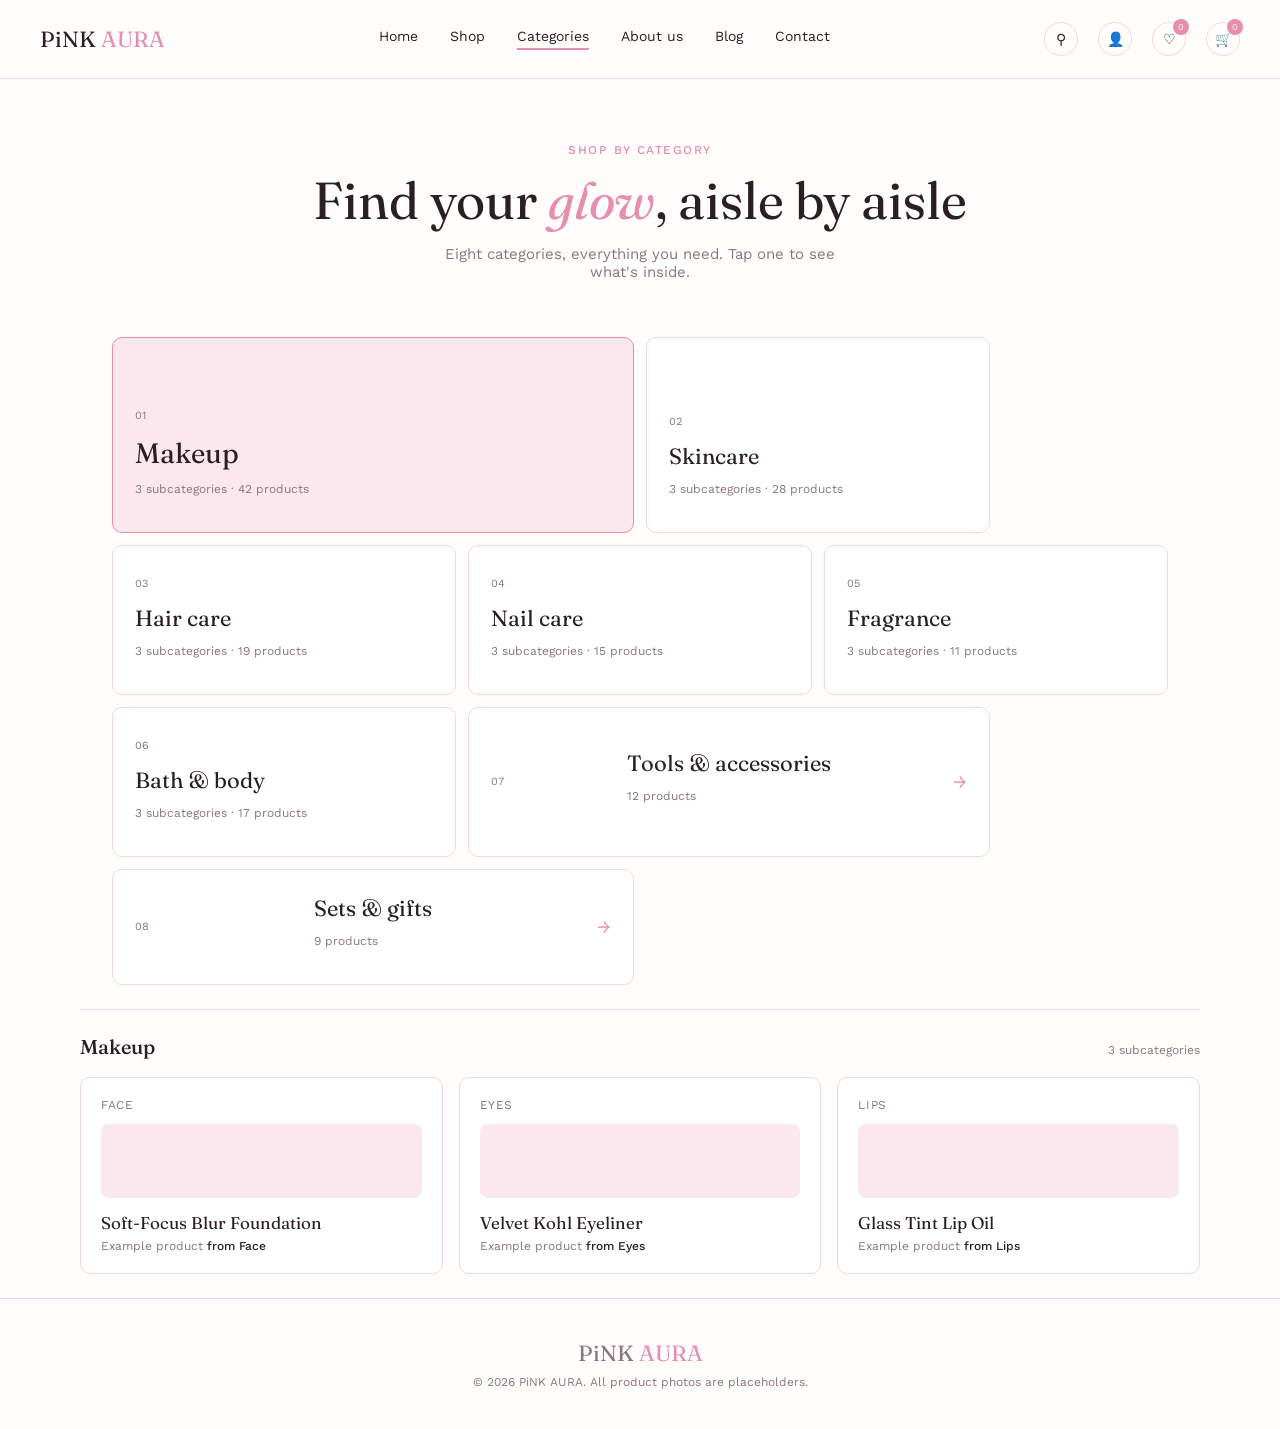
<file: category.html>
<!DOCTYPE html>
<html lang="en">
<head>
<meta charset="UTF-8">
<meta name="viewport" content="width=device-width, initial-scale=1.0">
<title>PiNK AURA — Shop by category</title>
<link rel="preconnect" href="https://fonts.googleapis.com">
<link rel="preconnect" href="https://fonts.gstatic.com" crossorigin>
<link href="https://fonts.googleapis.com/css2?family=Fraunces:ital,wght@0,400;0,500;1,400&family=Work+Sans:wght@400;500;600&display=swap" rel="stylesheet">
<link rel="stylesheet" href="assets/css/style.css">
<link rel="stylesheet" href="assets/css/category.css">

  <link rel="icon" href="assets/images/site-images/logo.png" />
</head>
<body>

<nav class="top">
    <div class="logo">PiNK <span>AURA</span></div>
    <div class="nav-links">
      <a href="index.html">Home</a>
      <a href="search.html">Shop</a>
      <a href="category.html" class="active">Categories</a>
      <a href="about.html">About us</a>
      <a href="blog.html">Blog</a>
      <a href="contact.html">Contact</a>
    </div>
    <div class="nav-icons">
      <div class="icon-btn" aria-label="Search">&#9906;</div>
      <div class="icon-btn" aria-label="Account">&#128100;</div>
      <button class="icon-btn" aria-label="Wishlist" data-wishlist-toggle>&#9825;<span
          class="wishlist-count">0</span></button>
      <button class="icon-btn" aria-label="Bag" data-bag-toggle>&#128722;<span class="bag-count">0</span></button>
    </div>
  </nav>

<div class="hero">
  <p class="eyebrow">Shop by category</p>
  <h1 class="hero-title">Find your <em>glow</em>, aisle by aisle</h1>
  <p class="hero-sub">Eight categories, everything you need. Tap one to see what's inside.</p>
</div>

<div class="wrap">
  <div class="grid" id="grid"></div>

  <div class="panel-wrap">
    <div class="panel" id="panel"></div>
  </div>
</div>

<footer>
  <div class="logo">PiNK <span style="color:var(--color-primary-strong);">AURA</span></div>
  <div>&copy; 2026 PiNK AURA. All product photos are placeholders.</div>
</footer>

<script>
const categories = [
  { key:'makeup', name:'Makeup', size:'large', count:'3 subcategories · 42 products',
    subs:[
      {label:'Face', product:'Soft-Focus Blur Foundation'},
      {label:'Eyes', product:'Velvet Kohl Eyeliner'},
      {label:'Lips', product:'Glass Tint Lip Oil'}
    ]},
  { key:'skincare', name:'Skincare', size:'', count:'3 subcategories · 28 products',
    subs:[
      {label:'Cleansers', product:'Milk Cloud Cleanser'},
      {label:'Serums', product:'Peptide Glow Serum'},
      {label:'Moisturizers', product:'Barrier Butter Cream'}
    ]},
  { key:'hair', name:'Hair care', size:'', count:'3 subcategories · 19 products',
    subs:[
      {label:'Shampoo', product:'Silk Rice Shampoo'},
      {label:'Hair oil', product:'Shine Drop Elixir'},
      {label:'Styling', product:'Curl Whip Cream'}
    ]},
  { key:'nail', name:'Nail care', size:'', count:'3 subcategories · 15 products',
    subs:[
      {label:'Polish', product:'Jelly Coat Lacquer'},
      {label:'Cuticle care', product:'Rose Cuticle Oil'},
      {label:'Press-ons', product:'Glass Nail Set'}
    ]},
  { key:'fragrance', name:'Fragrance', size:'', count:'3 subcategories · 11 products',
    subs:[
      {label:'Eau de parfum', product:'Aura Bloom EDP'},
      {label:'Body mist', product:'Sugar Halo Mist'},
      {label:'Rollerball', product:'Petal Pocket Rollerball'}
    ]},
  { key:'bath', name:'Bath & body', size:'', count:'3 subcategories · 17 products',
    subs:[
      {label:'Body wash', product:'Whipped Cloud Wash'},
      {label:'Body butter', product:'Velvet Skin Butter'},
      {label:'Body scrub', product:'Sugar Glow Scrub'}
    ]},
  { key:'tools', name:'Tools & accessories', size:'wide', count:'12 products',
    subs:[
      {label:'Brushes', product:'Blur Buff Brush'},
      {label:'Sponges', product:'Cloud Bounce Sponge'},
      {label:'Skin tools', product:'Rose Quartz Sculptor'}
    ]},
  { key:'sets', name:'Sets & gifts', size:'wide', count:'9 products',
    subs:[
      {label:'Gift sets', product:'Glow Starter Kit'},
      {label:'Minis', product:'Best-of-Aura Minis'},
      {label:'Limited edition', product:'Solstice Glow Box'}
    ]}
];

const grid = document.getElementById('grid');
const panel = document.getElementById('panel');
let active = 'makeup';

function renderGrid(){
  grid.innerHTML = categories.map((c, i) => `
    <div class="tile ${c.size} ${active===c.key?'active':''}" data-key="${c.key}">
      <div class="tile-index">${String(i+1).padStart(2,'0')}</div>
      <div>
        <p class="tile-name">${c.name}</p>
        <p class="tile-count">${c.count}</p>
      </div>
      ${c.size==='wide' ? '<div class="tile-arrow">&rarr;</div>' : ''}
    </div>
  `).join('');

  grid.querySelectorAll('.tile').forEach(tile => {
    tile.addEventListener('click', () => {
      active = tile.dataset.key;
      renderGrid();
      renderPanel();
    });
  });
}

function renderPanel(){
  const cat = categories.find(c => c.key === active);
  panel.innerHTML = `
    <div class="panel-head">
      <h2>${cat.name}</h2>
      <span class="tag">${cat.subs.length} subcategories</span>
    </div>
    ${cat.subs.map(s => `
      <div class="sub-card">
        <p class="sub-name">${s.label}</p>
        <div class="sub-swatch"></div>
        <p class="prod-name">${s.product}</p>
        <p class="prod-example">Example product <b>from ${s.label}</b></p>
      </div>
    `).join('')}
  `;
}

renderGrid();
renderPanel();
</script>

</body>
</html>
</file>
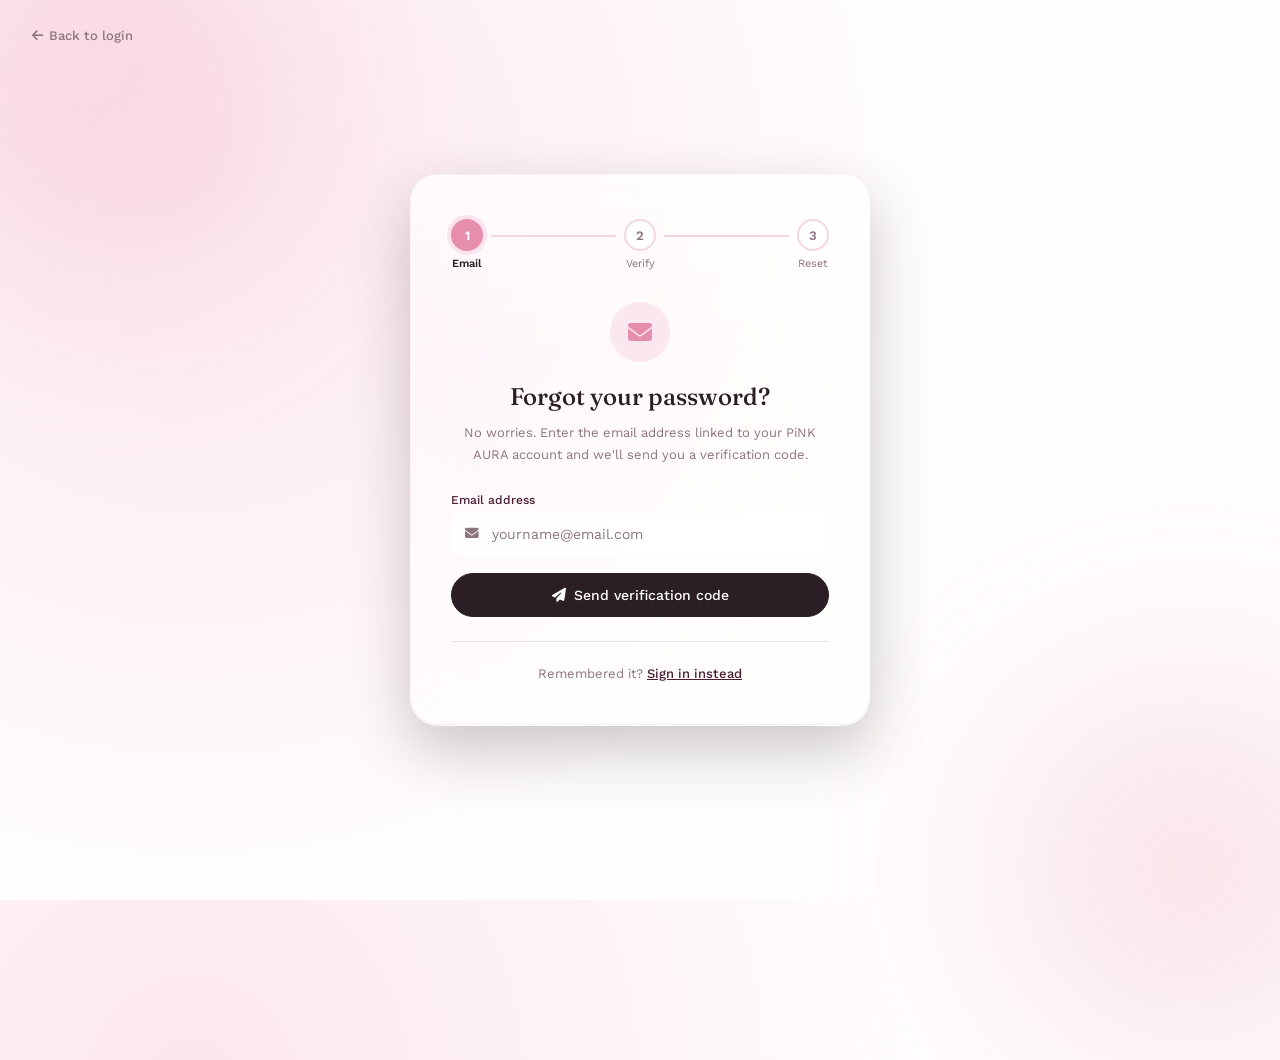
<file: forgot-passwowrd.html>
<!DOCTYPE html>
<html lang="en">
<head>
    <meta charset="UTF-8">
    <meta name="viewport" content="width=device-width, initial-scale=1.0">
    <title>Forgot password — PiNK AURA</title>
    <link rel="preconnect" href="https://fonts.googleapis.com">
    <link rel="preconnect" href="https://fonts.gstatic.com" crossorigin>
    <link href="https://fonts.googleapis.com/css2?family=Fraunces:ital,wght@0,400;0,500;0,600;1,400&family=Work+Sans:wght@400;500;600&display=swap" rel="stylesheet">
    <link rel="stylesheet" href="assets/css/style.css">
    <link rel="stylesheet" href="assets/css/auth.css">
    <link rel="stylesheet" href="https://cdnjs.cloudflare.com/ajax/libs/font-awesome/6.4.2/css/all.min.css">


    <link rel="icon" href="assets/images/site-images/logo.png" />
</head>
<body class="fp-body">

    <!-- back link -->
    <a href="login.html" class="fp-back">
        <i class="fa-solid fa-arrow-left"></i> Back to login
    </a>

    <!-- toast -->
    <div class="toast-msg" id="toast-msg">
        <i id="toast-icon" class="fa-solid fa-circle-xmark"></i>
        <span id="toast-text" class="toast-text"></span>
    </div>

    <div class="fp-card">
        <div class="fp-card-inner login-form">

            <!-- ── Steps indicator ── -->
            <div class="fp-steps" id="stepsBar">
                <div class="fp-step active" id="step-dot-1">
                    <div class="fp-step-dot">1</div>
                    <span class="fp-step-label">Email</span>
                </div>
                <div class="fp-step-line" id="line-1-2"></div>
                <div class="fp-step pending" id="step-dot-2">
                    <div class="fp-step-dot">2</div>
                    <span class="fp-step-label">Verify</span>
                </div>
                <div class="fp-step-line" id="line-2-3"></div>
                <div class="fp-step pending" id="step-dot-3">
                    <div class="fp-step-dot">3</div>
                    <span class="fp-step-label">Reset</span>
                </div>
            </div>

            <!-- ══ PANEL 1 — Enter email ══ -->
            <div class="fp-panel active" id="panel-1">
                <div class="fp-icon-badge">
                    <i class="fa-solid fa-envelope"></i>
                </div>
                <h1 class="fp-title">Forgot your password?</h1>
                <p class="fp-subtitle">
                    No worries. Enter the email address linked to your PiNK AURA account
                    and we'll send you a verification code.
                </p>

                <div class="field">
                    <label for="emailInput">Email address</label>
                    <div class="input-wrap">
                        <i class="fa-solid fa-envelope icon-left"></i>
                        <input type="email" id="emailInput" placeholder="yourname@email.com" autocomplete="email">
                    </div>
                </div>

                <button class="fp-btn" onclick="sendOtp();">
                    <i class="fa-solid fa-paper-plane"></i>
                    Send verification code
                </button>

                <div class="fp-divider"></div>
                <div class="fp-bottom">
                    Remembered it?
                    <a href="login.html">Sign in instead</a>
                </div>
            </div>

            <!-- ══ PANEL 2 — OTP verify ══ -->
            <div class="fp-panel" id="panel-2">
                <div class="fp-icon-badge">
                    <i class="fa-solid fa-shield-halved"></i>
                </div>
                <h1 class="fp-title">Check your inbox</h1>
                <p class="fp-subtitle">
                    We sent a 6-digit code to <strong id="emailDisplay"></strong>.
                    Enter it below.
                </p>

                <div class="field">
                    <div class="otp-group" id="otpGroup">
                        <input class="otp-input" type="text" maxlength="1" inputmode="numeric" pattern="[0-9]">
                        <input class="otp-input" type="text" maxlength="1" inputmode="numeric" pattern="[0-9]">
                        <input class="otp-input" type="text" maxlength="1" inputmode="numeric" pattern="[0-9]">
                        <input class="otp-input" type="text" maxlength="1" inputmode="numeric" pattern="[0-9]">
                        <input class="otp-input" type="text" maxlength="1" inputmode="numeric" pattern="[0-9]">
                        <input class="otp-input" type="text" maxlength="1" inputmode="numeric" pattern="[0-9]">
                    </div>
                    <p class="fp-resend">
                        Didn't receive it?
                        <a onclick="resendOtp();">Resend code</a>
                        <span id="resendTimer"></span>
                    </p>
                </div>

                <button class="fp-btn" onclick="verifyOtp();">
                    <i class="fa-solid fa-circle-check"></i>
                    Verify code
                </button>

                <div class="fp-divider"></div>
                <div class="fp-bottom">
                    <a onclick="goToStep(1)" style="cursor:pointer;">
                        <i class="fa-solid fa-arrow-left"></i> Use a different email
                    </a>
                </div>
            </div>

            <!-- ══ PANEL 3 — New password ══ -->
            <div class="fp-panel" id="panel-3">
                <div class="fp-icon-badge">
                    <i class="fa-solid fa-key"></i>
                </div>
                <h1 class="fp-title">Set a new password</h1>
                <p class="fp-subtitle">
                    Choose something strong. Your new password must be at least 8 characters
                    and include an uppercase letter, a number, and a special character.
                </p>

                <div class="field">
                    <label for="newPassword">New password</label>
                    <div class="input-wrap">
                        <i class="fa-solid fa-lock icon-left"></i>
                        <input type="password" id="newPassword" placeholder="Create a strong password" autocomplete="new-password">
                        <button type="button" class="toggle-pass" data-target="newPassword" aria-label="Show password">
                            <i class="fa-solid fa-eye-slash"></i>
                        </button>
                    </div>
                </div>

                <div class="field">
                    <label for="confirmPassword">Confirm new password</label>
                    <div class="input-wrap">
                        <i class="fa-solid fa-lock icon-left"></i>
                        <input type="password" id="confirmPassword" placeholder="Re-enter your password" autocomplete="new-password">
                        <button type="button" class="toggle-pass" data-target="confirmPassword" aria-label="Show password">
                            <i class="fa-solid fa-eye-slash"></i>
                        </button>
                    </div>
                    <p class="fp-hint" id="pwMatchHint"></p>
                </div>

                <button class="fp-btn" onclick="resetPassword();">
                    <i class="fa-solid fa-lock"></i>
                    Reset password
                </button>
            </div>

            <!-- ══ PANEL 4 — Success ══ -->
            <div class="fp-panel" id="panel-4">
                <div class="fp-success">
                    <div class="fp-success-icon">
                        <i class="fa-solid fa-check"></i>
                    </div>
                    <h2>Password updated!</h2>
                    <p>Your password has been reset successfully. You can now sign in with your new password.</p>
                    <a href="login.html" class="fp-btn" style="text-decoration:none;">
                        <i class="fa-solid fa-arrow-right-to-bracket"></i>
                        Go to sign in
                    </a>
                </div>
            </div>

        </div>
    </div>

<script>

    let currentStep = 1;
    let userEmail   = '';
    let resendCountdown = null;

    function goToStep(n) {
        document.querySelectorAll('.fp-panel').forEach(p => p.classList.remove('active'));
        document.getElementById('panel-' + n).classList.add('active');

        [1,2,3].forEach(i => {
            const dot = document.getElementById('step-dot-' + i);
            dot.classList.remove('active', 'done', 'pending');
            if (i < n)       dot.classList.add('done');
            else if (i === n) dot.classList.add('active');
            else              dot.classList.add('pending');
        });

        document.getElementById('line-1-2').classList.toggle('done', n > 1);
        document.getElementById('line-2-3').classList.toggle('done', n > 2);

        document.getElementById('stepsBar').style.display = n === 4 ? 'none' : 'flex';

        currentStep = n;
    }

    function startResendTimer(seconds) {
        const el = document.getElementById('resendTimer');
        let t = seconds;
        el.textContent = '(' + t + 's)';
        resendCountdown = setInterval(() => {
            t--;
            el.textContent = t > 0 ? '(' + t + 's)' : '';
            if (t <= 0) {
                clearInterval(resendCountdown);
                resendCountdown = null;
            }
        }, 1000);
    }

    /* ── OTP auto-advance ── */
    const otpInputs = document.querySelectorAll('.otp-input');
    otpInputs.forEach((input, idx) => {
        input.addEventListener('input', function () {
            this.value = this.value.replace(/[^0-9]/g, '');
            if (this.value) {
                this.classList.add('filled');
                if (idx < otpInputs.length - 1) otpInputs[idx + 1].focus();
            } else {
                this.classList.remove('filled');
            }
        });

        input.addEventListener('keydown', function (e) {
            if (e.key === 'Backspace' && !this.value && idx > 0) {
                otpInputs[idx - 1].focus();
                otpInputs[idx - 1].classList.remove('filled');
            }
        });

        input.addEventListener('paste', function (e) {
            e.preventDefault();
            const pasted = e.clipboardData.getData('text').replace(/[^0-9]/g, '').slice(0, 6);
            [...pasted].forEach((ch, i) => {
                if (otpInputs[i]) {
                    otpInputs[i].value = ch;
                    otpInputs[i].classList.add('filled');
                }
            });
            otpInputs[Math.min(pasted.length, 5)].focus();
        });
    });

    /* ── Password confirm hint ── */
    document.getElementById('confirmPassword').addEventListener('input', function () {
        const hint = document.getElementById('pwMatchHint');
        const pw   = document.getElementById('newPassword').value;
        if (!this.value) {
            hint.textContent = '';
        } else if (this.value === pw) {
            hint.textContent = 'Passwords match.';
            hint.style.color = '#4C8B5C';
        } else {
            hint.textContent = 'Passwords do not match.';
            hint.style.color = '#C4536B';
        }
    });

    /* ── Password toggle — same data-target pattern as register.html ── */
    document.querySelectorAll('.toggle-pass').forEach(btn => {
        btn.addEventListener('click', () => {
            const input = document.getElementById(btn.dataset.target);
            const isHidden = input.type === 'password';
            input.type = isHidden ? 'text' : 'password';
            btn.innerHTML = isHidden ? '<i class="fa-solid fa-eye"></i>' : '<i class="fa-solid fa-eye-slash"></i>';
            btn.setAttribute('aria-label', isHidden ? 'Hide password' : 'Show password');
        });
    });
</script>

</body>
</html>
</file>
<file: assets/css/style.css>
/* ---------- DESIGN TOKENS (locked — do not change) ---------- */
:root {
    --font-display: 'Fraunces', serif;
    /* headlines, category names, product names */
    --font-body: 'Work Sans', sans-serif;
    /* body copy, labels, UI */

    --color-primary: #F4B9CE;
    /* core brand pink */
    --color-primary-strong: #E58EAD;
    /* deeper pink, hover/active */
    --color-secondary: #FBE7EE;
    /* pale blush, hover fills */
    --color-tertiary: #F3D6E2;
    /* dusty pink, borders/dividers */
    --color-background: #FFFDFC;
    /* near-white page bg */
    --color-surface: #FFFFFF;
    /* card surfaces */

    --color-text-primary: #2B1E24;
    --color-text-secondary: #8C7580;
    --color-text-on-primary: #4A1E30;

    /* -- layout helpers, not brand colors -- */
    --radius-card: 16px;
    --radius-pill: 999px;
    --radius-input: 10px;
}

/* ---------- RESET / BASE ---------- */
* {
    box-sizing: border-box;
}

html {
    scroll-behavior: smooth;
}

body {
    margin: 0;
    background: var(--color-background);
    color: var(--color-text-primary);
    font-family: var(--font-body);
    -webkit-font-smoothing: antialiased;
}

img {
    display: block;
    max-width: 100%;
}

a {
    color: inherit;
    text-decoration: none;
}

button {
    font-family: var(--font-body);
}

.wrap {
    max-width: 1200px;
    margin: 0 auto;
    padding: 0 40px;
}

section {
    padding: 64px 0;
}

/* ---------- TYPOGRAPHY ---------- */
h1,
h2,
h3 {
    font-family: var(--font-display);
    font-weight: 500;
    margin: 0;
}

.eyebrow {
    font-size: 12px;
    letter-spacing: 0.12em;
    text-transform: uppercase;
    color: var(--color-primary-strong);
    font-weight: 500;
    margin: 0 0 14px;
}

.section-title {
    font-family: var(--font-display);
    font-weight: 500;
    font-size: 28px;
    text-align: center;
    margin: 0 0 40px;
}

/* ---------- LINKS ---------- */
.link {
    font-size: 13px;
    color: var(--color-text-secondary);
}

.link:hover {
    color: var(--color-text-primary);
}

/* ---------- BUTTONS ---------- */
.btn {
    display: inline-flex;
    align-items: center;
    gap: 8px;
    font-family: var(--font-body);
    font-size: 14px;
    font-weight: 500;
    padding: 13px 26px;
    border-radius: var(--radius-pill);
    border: 1px solid var(--color-text-primary);
    background: var(--color-text-primary);
    color: #fff;
    cursor: pointer;
    transition: opacity .15s ease;
}

.btn:hover {
    opacity: 0.88;
}

.btn.outline {
    background: transparent;
    color: var(--color-text-primary);
    border: 1px solid var(--color-tertiary);
}

.btn.outline:hover {
    background: var(--color-secondary);
    opacity: 1;
}

.btn.small {
    padding: 9px 18px;
    font-size: 13px;
}

/* ---------- INPUTS & FORM FIELDS ---------- */
input[type="text"],
input[type="search"],
input[type="email"],
input[type="password"],
textarea,
select {
    width: 100%;
    font-family: var(--font-body);
    font-size: 14px;
    color: var(--color-text-primary);
    background: var(--color-surface);
    border: 1px solid var(--color-tertiary);
    border-radius: var(--radius-input);
    padding: 11px 16px;
    outline: none;
    transition: border-color .15s ease;
}

input::placeholder,
textarea::placeholder {
    color: var(--color-text-secondary);
}

input:focus,
textarea:focus,
select:focus {
    border-color: var(--color-primary-strong);
}

label {
    display: block;
    font-size: 12px;
    font-weight: 500;
    color: var(--color-text-secondary);
    margin-bottom: 6px;
}

/* Search bar component — used in nav and shop/category filter rows */
.search-bar {
    display: flex;
    align-items: center;
    gap: 10px;
    background: var(--color-surface);
    border: 1px solid var(--color-tertiary);
    border-radius: var(--radius-pill);
    padding: 8px 16px;
    max-width: 320px;
}

.search-bar .icon {
    font-size: 14px;
    color: var(--color-text-secondary);
    flex-shrink: 0;
}

.search-bar input {
    border: none;
    background: transparent;
    padding: 4px 0;
    flex: 1;
}

.search-bar input:focus {
    border: none;
}

/* ---------- PILLS / TAGS ---------- */
.pill {
    display: inline-flex;
    align-items: center;
    font-size: 12px;
    font-weight: 500;
    padding: 6px 14px;
    border-radius: var(--radius-pill);
    border: 1px solid var(--color-tertiary);
    color: var(--color-text-secondary);
    background: var(--color-surface);
}

.pill.active {
    border-color: var(--color-primary-strong);
    color: var(--color-text-on-primary);
    background: var(--color-secondary);
}

/* ---------- TOAST (shared across all pages) ---------- */
.toast-msg {
    position: fixed;
    top: 24px;
    right: 24px;
    z-index: 50;
    display: flex;
    align-items: center;
    gap: 10px;
    padding: 14px 20px;
    border-radius: 14px;
    max-width: 320px;
    background: rgba(255, 255, 255, 0.85);
    backdrop-filter: blur(16px) saturate(180%);
    -webkit-backdrop-filter: blur(16px) saturate(180%);
    box-shadow: 0 12px 32px rgba(43, 30, 36, 0.16);
    font-size: 13px;
    font-weight: 500;
    color: var(--color-text-primary);
    opacity: 0;
    transform: translateY(-10px);
    pointer-events: none;
    transition: opacity .2s ease, transform .2s ease;
}

.toast-msg.show {
    opacity: 1;
    transform: translateY(0);
    pointer-events: auto;
}

.toast-msg.success {
    background: #E3F2E6;
    color: #2E5E3C;
}

.toast-msg.error {
    background: #FBE2E7;
    color: #8C2E42;
}

#toast-icon {
    font-size: 16px;
    color: var(--color-primary-strong);
    flex-shrink: 0;
}

.toast-msg.success #toast-icon {
    color: #4C8B5C;
}

.toast-msg.error #toast-icon {
    color: #C4536B;
}

@media (max-width:520px) {
    .toast-msg {
        left: 16px;
        right: 16px;
        max-width: none;
    }
}

/* ---------- HEADER / NAV (shared across all pages) ---------- */
nav.top {
    display: flex;
    align-items: center;
    justify-content: space-between;
    padding: 22px 40px;
    border-bottom: 1px solid var(--color-tertiary);
    background: var(--color-background);
}

.logo {
    font-family: var(--font-display);
    font-size: 22px;
}

.logo span {
    color: var(--color-primary-strong);
}

.nav-links {
    display: flex;
    gap: 32px;
    font-size: 14px;
}

.nav-links a.active {
    border-bottom: 2px solid var(--color-primary-strong);
    padding-bottom: 4px;
}

.nav-icons {
    display: flex;
    align-items: center;
    gap: 20px;
}

.icon-btn {
    width: 34px;
    height: 34px;
    border-radius: 50%;
    display: flex;
    align-items: center;
    justify-content: center;
    border: 1px solid var(--color-tertiary);
    font-size: 14px;
    position: relative;
    background: none;
    cursor: pointer;
    color: var(--color-text-primary);
}

.icon-btn:hover {
    background: var(--color-secondary);
}

.bag-count {
    position: absolute;
    top: -4px;
    right: -4px;
    background: var(--color-primary-strong);
    color: #fff;
    font-size: 9px;
    width: 16px;
    height: 16px;
    border-radius: 50%;
    display: flex;
    align-items: center;
    justify-content: center;
}
.wishlist-count {
    position: absolute;
    top: -4px;
    right: -4px;
    background: var(--color-primary-strong);
    color: #fff;
    font-size: 9px;
    width: 16px;
    height: 16px;
    border-radius: 50%;
    display: flex;
    align-items: center;
    justify-content: center;
}

/* ---------- FOOTER (shared across all pages) ---------- */
footer {
    border-top: 1px solid var(--color-tertiary);
    padding: 40px 0;
    text-align: center;
    font-size: 12px;
    color: var(--color-text-secondary);
}

footer .logo {
    margin-bottom: 8px;
}

/* ---------- SHARED RESPONSIVE RULES ---------- */
@media (max-width:900px) {
    .wrap {
        padding: 0 20px;
    }

    .nav-links {
        display: none;
    }
}

/* ==========================================================================
   BAG MODAL (shared across all pages — plain CSS/JS, no framework.
   Docked to the right like a drawer.)
   ========================================================================== */
.bag-overlay {
    position: fixed;
    inset: 0;
    background: rgba(43, 30, 36, 0.4);
    opacity: 0;
    visibility: hidden;
    transition: opacity 0.25s ease, visibility 0.25s ease;
    z-index: 1000;
}
.bag-overlay.is-open {
    opacity: 1;
    visibility: visible;
}

.bag-drawer {
    position: fixed;
    top: 0;
    right: 0;
    height: 100%;
    width: 100%;
    max-width: 420px;
    background: var(--color-background);
    box-shadow: -8px 0 24px rgba(43, 30, 36, 0.14);
    display: flex;
    flex-direction: column;
    transform: translateX(100%);
    transition: transform 0.3s ease;
    z-index: 1001;
}
.bag-drawer.is-open {
    transform: translateX(0);
}

.bag-header {
    display: flex;
    align-items: center;
    justify-content: space-between;
    padding: 24px 28px;
    border-bottom: 1px solid var(--color-tertiary);
}
.bag-title {
    font-family: var(--font-display);
    font-size: 26px;
    margin: 0;
}
.bag-title span {
    color: var(--color-primary-strong);
}
.bag-close {
    background: none;
    border: none;
    font-size: 20px;
    line-height: 1;
    color: var(--color-text-secondary);
    cursor: pointer;
    padding: 4px;
}
.bag-close:hover {
    color: var(--color-text-primary);
}

.bag-body {
    padding: 20px 28px;
    overflow-y: auto;
    flex: 1;
}
.bag-empty {
    text-align: center;
    color: var(--color-text-secondary);
    font-size: 14px;
    padding: 60px 0;
}

.bag-item {
    display: flex;
    gap: 14px;
    background: var(--color-surface);
    border: 1px solid var(--color-tertiary);
    border-radius: var(--radius-card);
    padding: 14px;
    margin-bottom: 14px;
    position: relative;
}
.bag-item-img {
    width: 64px;
    height: 64px;
    border-radius: 10px;
    object-fit: cover;
    background: var(--color-secondary);
    flex-shrink: 0;
}
.bag-item-info {
    flex: 1;
    min-width: 0;
}
.bag-item-name {
    font-family: var(--font-display);
    font-size: 15px;
    margin: 0 0 6px;
    padding-right: 20px;
}
.bag-item-price {
    font-size: 15px;
    font-weight: 600;
    color: var(--color-text-primary);
    margin: 0 0 6px;
}
.bag-item-meta {
    font-size: 12px;
    color: var(--color-text-secondary);
    margin: 0;
}
.bag-item-remove {
    position: absolute;
    top: 10px;
    right: 10px;
    width: 22px;
    height: 22px;
    border-radius: 50%;
    border: none;
    background: var(--color-secondary);
    color: var(--color-text-secondary);
    font-size: 12px;
    line-height: 1;
    cursor: pointer;
    display: flex;
    align-items: center;
    justify-content: center;
}
.bag-item-remove:hover {
    background: var(--color-primary);
    color: var(--color-text-on-primary);
}

.bag-footer {
    padding: 20px 28px 28px;
    border-top: 1px solid var(--color-tertiary);
}
.bag-total-row {
    display: flex;
    align-items: baseline;
    justify-content: space-between;
    margin-bottom: 18px;
}
.bag-total-label {
    font-size: 12px;
    letter-spacing: 0.1em;
    text-transform: uppercase;
    color: var(--color-text-secondary);
}
.bag-total-amount {
    font-family: var(--font-display);
    font-size: 22px;
    font-weight: 600;
    color: var(--color-primary-strong);
}
.bag-checkout-btn {
    display: flex;
    align-items: center;
    justify-content: center;
    width: 100%;
    padding: 15px 0;
}

@media (max-width:520px) {
    .bag-drawer {
        max-width: 100%;
    }
}

/* ==========================================================================
   WISHLIST DRAWER (shared across all pages — plain CSS/JS, no framework.
   Docked to the left, like the bag drawer mirrored.)
   ========================================================================== */
.wishlist-overlay {
    position: fixed;
    inset: 0;
    background: rgba(43, 30, 36, 0.4);
    opacity: 0;
    visibility: hidden;
    transition: opacity 0.25s ease, visibility 0.25s ease;
    z-index: 1000;
}
.wishlist-overlay.is-open {
    opacity: 1;
    visibility: visible;
}

.wishlist-drawer {
    position: fixed;
    top: 0;
    left: 0;
    height: 100%;
    width: 100%;
    max-width: 420px;
    background: var(--color-background);
    box-shadow: 8px 0 24px rgba(43, 30, 36, 0.14);
    display: flex;
    flex-direction: column;
    transform: translateX(-100%);
    transition: transform 0.3s ease;
    z-index: 1001;
}
.wishlist-drawer.is-open {
    transform: translateX(0);
}

.wishlist-header {
    display: flex;
    align-items: center;
    justify-content: space-between;
    padding: 24px 28px;
    border-bottom: 1px solid var(--color-tertiary);
}
.wishlist-title {
    font-family: var(--font-display);
    font-size: 26px;
    margin: 0;
}
.wishlist-title span {
    color: var(--color-primary-strong);
}
.wishlist-close {
    background: none;
    border: none;
    font-size: 20px;
    line-height: 1;
    color: var(--color-text-secondary);
    cursor: pointer;
    padding: 4px;
}
.wishlist-close:hover {
    color: var(--color-text-primary);
}

.wishlist-body {
    padding: 20px 28px;
    overflow-y: auto;
    flex: 1;
}
.wishlist-empty {
    text-align: center;
    color: var(--color-text-secondary);
    font-size: 14px;
    padding: 60px 0;
}

.wishlist-item {
    display: flex;
    gap: 14px;
    background: var(--color-surface);
    border: 1px solid var(--color-tertiary);
    border-radius: var(--radius-card);
    padding: 14px;
    margin-bottom: 14px;
    position: relative;
}
.wishlist-item-img {
    width: 64px;
    height: 64px;
    border-radius: 10px;
    object-fit: cover;
    background: var(--color-secondary);
    flex-shrink: 0;
}
.wishlist-item-info {
    flex: 1;
    min-width: 0;
}
.wishlist-item-name {
    font-family: var(--font-display);
    font-size: 15px;
    margin: 0 0 6px;
    padding-right: 20px;
}
.wishlist-item-price {
    font-size: 15px;
    font-weight: 600;
    color: var(--color-text-primary);
    margin: 0;
}
.wishlist-item-remove {
    position: absolute;
    top: 10px;
    right: 10px;
    width: 22px;
    height: 22px;
    border-radius: 50%;
    border: none;
    background: var(--color-secondary);
    color: var(--color-text-secondary);
    font-size: 12px;
    line-height: 1;
    cursor: pointer;
    display: flex;
    align-items: center;
    justify-content: center;
}
.wishlist-item-remove:hover {
    background: var(--color-primary);
    color: var(--color-text-on-primary);
}

@media (max-width:520px) {
    .wishlist-drawer {
        max-width: 100%;
    }
}
</file>
<file: assets/css/category.css>
/* ==========================================================================
   PiNK AURA — category.css
   Page-specific styles for category.html only.
   Relies on css/style.css being loaded first for tokens + shared components.
   ========================================================================== */

/* ---------- HERO (simple text header for this page) ---------- */
.hero{text-align:center;padding:64px 32px 40px;}
.hero .hero-sub{font-size:15px;color:var(--color-text-secondary);max-width:400px;margin:0 auto;}
.hero-title{
  font-weight:400;
  font-size:clamp(34px, 5vw, 52px);
  line-height:1.15;
  margin:0 0 14px;
}
.hero-title em{font-style:italic;color:var(--color-primary-strong);}

/* ---------- CATEGORY GRID (text tiles) ---------- */
.grid{
  display:grid;
  grid-template-columns:repeat(6, 1fr);
  gap:12px;
  padding:16px 32px 8px;
}
.tile{
  grid-column:span 2;
  background:var(--color-surface);
  border:1px solid var(--color-tertiary);
  border-radius:10px;
  padding:24px 22px;
  cursor:pointer;
  transition:border-color .15s ease, background .15s ease;
  min-height:150px;
  display:flex;
  flex-direction:column;
  justify-content:flex-end;
}
.tile.large{grid-column:span 3;min-height:196px;}
.tile.wide{grid-column:span 3;min-height:110px;flex-direction:row;align-items:center;justify-content:space-between;}
.tile:hover{border-color:var(--color-primary);background:var(--color-secondary);}
.tile.active{border-color:var(--color-primary-strong);background:var(--color-secondary);}

.tile-index{
  font-size:11px;
  color:var(--color-text-secondary);
  margin-bottom:14px;
  letter-spacing:0.04em;
}
.tile.wide .tile-index{margin-bottom:0;}
.tile-name{
  font-family:var(--font-display);
  font-size:22px;
  margin:0 0 4px;
}
.tile.large .tile-name{font-size:28px;}
.tile-count{
  font-size:12px;
  color:var(--color-text-secondary);
}
.tile.wide .tile-name{margin:0;}
.tile-arrow{
  font-size:18px;color:var(--color-primary-strong);
  display:none;
}
.tile.wide .tile-arrow{display:block;}

/* ---------- SUBCATEGORY PANEL ---------- */
/* ---------- SUBCATEGORY PANEL (inline, breaks the grid row) ---------- */
.panel-row{
  grid-column:1/-1;
}
.panel{
  border-top:1px solid var(--color-tertiary);
  padding-top:24px;
  margin:16px 0 24px;
  display:grid;
  grid-template-columns:1fr 1fr 1fr;
  gap:16px;
}
.panel-head{
  grid-column:1/-1;
  display:flex;
  align-items:baseline;
  justify-content:space-between;
  margin-bottom:2px;
}
.panel-head h2{font-size:20px;}
.panel-head .tag{font-size:12px;color:var(--color-text-secondary);}

.sub-card{
  background:var(--color-surface);
  border:1px solid var(--color-tertiary);
  border-radius:10px;
  padding:20px;
}
.sub-name{
  font-size:12px;
  text-transform:uppercase;
  letter-spacing:0.05em;
  color:var(--color-text-secondary);
  margin:0 0 12px;
}
.sub-swatch{
  width:100%;height:74px;border-radius:8px;
  background:var(--color-secondary);
  margin-bottom:14px;
}
.prod-name{
  font-family:var(--font-display);
  font-size:17px;
  margin:0 0 6px;
}
.prod-example{
  font-size:12px;
  color:var(--color-text-secondary);
  margin:0;
}
.prod-example b{color:var(--color-text-primary);font-weight:500;}

/* ---------- DETAIL VIEW (single selected tile + its subcategories) ---------- */
.back-row{
  grid-column:1/-1;
  margin-bottom:4px;
}
.back-link{
  background:none;
  border:none;
  font-size:13px;
  color:var(--color-text-secondary);
  cursor:pointer;
  padding:4px 0;
}
.back-link:hover{color:var(--color-primary-strong);}

.tile.solo{
  grid-column:1/-1;
  min-height:auto;
  flex-direction:row;
  align-items:center;
  justify-content:space-between;
}
.tile.solo .tile-index{margin-bottom:0;}
.sub-swatch{background-size:cover;background-position:center;}
/* ---------- RESPONSIVE (category page only) ---------- */
@media (max-width:760px){
  .grid{grid-template-columns:repeat(2,1fr);padding-left:18px;padding-right:18px;}
  .tile, .tile.large, .tile.wide{grid-column:span 2;}
  .panel{grid-template-columns:1fr;}
  .panel-wrap{padding-left:18px;padding-right:18px;}
}
</file>
<file: assets/css/auth.css>
/* ==========================================================================
   PiNK AURA — login.css
   Page-specific styles for login.html only.
   Relies on css/style.css being loaded first for tokens + shared components.
   ========================================================================== */

/* ---------- PAGE / BACKGROUND ---------- */
.login-page {
  position: relative;
  min-height: 100vh;
  overflow: hidden;
  display: flex;
  align-items: center;
  justify-content: flex-start;
  padding: 32px 32px 32px 80px;
}

.login-bg {
  position: absolute;
  inset: 0;
  width: 100%;
  height: 100%;
  object-fit: cover;
  z-index: 0;
}

.login-bg-overlay {
  position: absolute;
  inset: 0;
  z-index: 1;
  /* background:linear-gradient(180deg,
    rgba(37, 29, 32, 0.105) 0%,
    rgba(135, 117, 125, 0.35) 100%); */
}

.login-logo {
  position: absolute;
  top: 32px;
  left: 40px;
  z-index: 3;
  font-family: var(--font-display);
  font-size: 22px;
  color: #fff;
}

.login-logo span {
  color: var(--color-primary-strong);
}

/* ---------- GLASS CARD ---------- */
.login-card {
  position: relative;
  z-index: 2;
  width: 100%;
  max-width: 400px;
  padding: 44px 38px;
  border-radius: 24px;

  /* glass core */
  background: rgba(255, 255, 255, 0.5);
  backdrop-filter: blur(24px) saturate(180%);
  -webkit-backdrop-filter: blur(24px) saturate(180%);

  border: 1px solid transparent;
  background-clip: padding-box;

  box-shadow:
    0 24px 60px rgba(43, 30, 36, 0.28),
    0 1px 1px rgba(255, 255, 255, 0.7) inset,
    0 -1px 1px rgba(43, 30, 36, 0.06) inset;
}

/* gradient border */
.login-card::before {
  content: "";
  position: absolute;
  inset: 0;
  border-radius: 24px;
  padding: 1px;
  background: linear-gradient(135deg,
      rgba(255, 255, 255, 0.85) 0%,
      rgba(255, 255, 255, 0.2) 45%,
      rgba(255, 255, 255, 0.05) 100%);
  -webkit-mask:
    linear-gradient(#fff 0 0) content-box,
    linear-gradient(#fff 0 0);
  -webkit-mask-composite: xor;
  mask-composite: exclude;
  pointer-events: none;
}

/* specular highlight top */
.login-card::after {
  content: "";
  position: absolute;
  top: 0;
  left: 0;
  right: 0;
  height: 36%;
  border-radius: 24px 24px 60% 60% / 24px 24px 26px 26px;
  background: linear-gradient(180deg,
      rgba(255, 255, 255, 0.4) 0%,
      rgba(255, 255, 255, 0) 100%);
  pointer-events: none;
}

.login-card>* {
  position: relative;
  z-index: 1;
}

.login-card .eyebrow {
  margin-bottom: 8px;
}

.login-card h1 {
  font-size: 26px;
  line-height: 1.2;
  margin: 0 0 10px;
}

.login-sub {
  font-size: 13px;
  color: var(--color-text-secondary);
  line-height: 1.6;
  margin: 0 0 28px;
}

/* ---------- FORM ---------- */
.login-form label {
  font-size: 12px;
  font-weight: 500;
  color: var(--color-text-on-primary);
  margin-bottom: 6px;
}

.login-form .field {
  margin-bottom: 18px;
}

/*  */
.input-wrap {
  position: relative;
  display: flex;
  align-items: center;
}

.input-wrap i.icon-left {
  position: absolute;
  left: 14px;
  color: var(--color-text-secondary);
  font-size: 0.85rem;
  pointer-events: none;
  background: none;
  border: none;
  z-index: 1;
}

.toggle-pass {
  position: absolute;
  right: 10px;
  background: none;
  border: none;
  color: var(--color-text-secondary);
  cursor: pointer;
  padding: 0.35rem;
  font-size: 0.85rem;
}

.toggle-pass:hover {
  color: var(--primary);
}

/*  */

.login-form input[type="email"],
.login-form input[type="password"],
.login-form input[type="text"] {
  background: rgba(255, 255, 255, 0.6);
  border: 1px solid rgba(255, 255, 255, 0.7);
  backdrop-filter: blur(6px);
  -webkit-backdrop-filter: blur(6px);
  /*  */
  padding: 0.75rem 0.9rem 0.75rem 2.5rem;
  /*  */
}

.login-form input[type="email"]:focus,
.login-form input[type="password"]:focus {
  background: rgba(255, 255, 255, 0.85);
  border-color: var(--color-primary-strong);
}

.login-row {
  display: flex;
  align-items: center;
  justify-content: space-between;
  margin-bottom: 24px;
  font-size: 12.5px;
}

.checkbox {
  display: flex;
  align-items: center;
  gap: 8px;
  color: var(--color-text-secondary);
  cursor: pointer;
}

.checkbox input {
  width: 15px;
  height: 15px;
  accent-color: var(--color-primary-strong);
  cursor: pointer;
}

.login-submit {
  width: 100%;
  justify-content: center;
  padding: 14px 26px;
  margin-bottom: 22px;
}

/* ---------- DIVIDER ---------- */
.login-divider {
  display: flex;
  align-items: center;
  gap: 14px;
  margin-bottom: 22px;
  font-size: 12px;
  color: var(--color-text-secondary);
}

.login-divider::before,
.login-divider::after {
  content: "";
  flex: 1;
  height: 1px;
  background: rgba(43, 30, 36, 0.14);
}

.login-alt {
  width: 100%;
  justify-content: center;
  gap: 10px;
  background: var(--color-text-secondary) !important;
  margin-bottom: 26px;
  border: none !important;
}

.login-alt .g-icon {
  width: 18px;
  height: 18px;
  border-radius: 50%;
  background: var(--color-surface);
  color: var(--color-text-on-primary);
  font-family: var(--font-display);
  font-size: 11px;
  font-weight: 600;
  display: flex;
  align-items: center;
  justify-content: center;
}

.login-footer-text {
  text-align: center;
  font-size: 13px;
  color: var(--color-text-secondary);
  margin: 0;
}

.login-footer-text a {
  color: var(--color-text-on-primary);
  font-weight: 500;
  text-decoration: underline;
}

/* ---------- RESPONSIVE ---------- */
@media (max-width:520px) {
  .login-page {
    padding: 20px;
    justify-content: center;
  }

  .login-logo {
    top: 20px;
    left: 20px;
    font-size: 18px;
  }

  .login-card {
    max-width: 100%;
    padding: 34px 24px;
    border-radius: 20px;
  }

  .login-card::before {
    border-radius: 20px;
  }

  .login-card h1 {
    font-size: 22px;
  }
}

/* ==========================================================================
   REGISTER PAGE — additions only, nothing above this line was touched.
   Reuses .login-page/.login-card/.login-form/.field/.input-wrap/.toggle-pass/
   .login-row/.checkbox/.login-submit/.login-divider/.login-alt/.login-footer-text
   from the login styles above. Only new, register-specific selectors below.
   ========================================================================== */

/* two-column First name / Last name row */
.name-row {
  display: flex;
  gap: 14px;
}

.name-row .field {
  flex: 1;
}

/* terms & conditions row (checkbox + inline links, kept as a separate
   input+label instead of one big <label> wrap so the Terms/Privacy
   links stay independently clickable) */
.terms-row {
  display: flex;
  align-items: flex-start;
  gap: 8px;
  margin-bottom: 24px;
  font-size: 12.5px;
  line-height: 1.5;
  color: var(--color-text-secondary);
}

.terms-row input {
  width: 15px;
  height: 15px;
  margin-top: 2px;
  flex-shrink: 0;
  accent-color: var(--color-primary-strong);
  cursor: pointer;
}

.terms-row label {
  cursor: pointer;
}

.terms-row a {
  color: var(--color-text-on-primary);
  font-weight: 500;
  text-decoration: underline;
}

/* inline password-match hint under confirm password */
.field-hint {
  font-size: 11.5px;
  margin-top: 6px;
}

.field-hint.valid {
  color: #4C8B5C;
}

.field-hint.invalid {
  color: #C4536B;
}

/* register page needs the card to start below the logo (it's taller than
   the login card), and a bit wider for the two-column name row —
   scoped to .register-page/.register-card only, .login-page/.login-card
   used by login.html are untouched */
.register-page {
  align-items: flex-start;
  padding-top: 110px;
}

.register-card {
  max-width: 480px;
}

@media (max-width:520px) {
  .name-row {
    flex-direction: column;
    gap: 0;
  }

  .register-page {
    padding-top: 90px;
  }
}

/* ==========================================================================
   FORGOT PASSWORD PAGE — additions only, nothing above this line touched.
   Recolored/re-fonted to PiNK AURA tokens; same liquid-glass recipe as
   .login-card/.register-card. No background photo here, so two soft
   blurred blobs behind the card give the glass something to refract.
   ========================================================================== */

.fp-body {
  position: relative;
  min-height: 100vh;
  overflow: hidden;
  display: flex;
  align-items: center;
  justify-content: center;
  padding: 40px 20px;
  background:
    radial-gradient(circle at 15% 20%, var(--color-secondary) 0%, var(--color-background) 55%),
    radial-gradient(circle at 85% 85%, var(--color-tertiary) 0%, transparent 60%);
}

.fp-body::before,
.fp-body::after {
  content: "";
  position: absolute;
  border-radius: 50%;
  z-index: 0;
  pointer-events: none;
}

.fp-body::before {
  width: 420px;
  height: 420px;
  top: -140px;
  left: -120px;
  background: var(--color-primary);
  opacity: .35;
  filter: blur(90px);
}

.fp-body::after {
  width: 380px;
  height: 380px;
  bottom: -160px;
  right: -100px;
  background: var(--color-primary-strong);
  opacity: .22;
  filter: blur(100px);
}

/* ---------- BACK LINK ---------- */
.fp-back {
  position: fixed;
  top: 28px;
  left: 32px;
  z-index: 5;
  display: inline-flex;
  align-items: center;
  gap: 6px;
  font-size: 13px;
  font-weight: 500;
  color: var(--color-text-secondary);
}

.fp-back:hover {
  color: var(--color-text-primary);
}

/* ---------- CARD ---------- */
.fp-card {
  position: relative;
  z-index: 2;
  width: 100%;
  max-width: 460px;
}

.fp-card-inner {
  position: relative;
  padding: 44px 40px;
  border-radius: 28px;

  background: rgba(255, 255, 255, 0.5);
  backdrop-filter: blur(26px) saturate(180%);
  -webkit-backdrop-filter: blur(26px) saturate(180%);

  border: 1px solid transparent;
  background-clip: padding-box;

  box-shadow:
    0 24px 60px rgba(43, 30, 36, 0.24),
    0 1px 1px rgba(255, 255, 255, 0.7) inset,
    0 -1px 1px rgba(43, 30, 36, 0.06) inset;
}

.fp-card-inner::before {
  content: "";
  position: absolute;
  inset: 0;
  border-radius: 28px;
  padding: 1px;
  background: linear-gradient(135deg,
      rgba(255, 255, 255, 0.85) 0%,
      rgba(255, 255, 255, 0.2) 45%,
      rgba(255, 255, 255, 0.05) 100%);
  -webkit-mask:
    linear-gradient(#fff 0 0) content-box,
    linear-gradient(#fff 0 0);
  -webkit-mask-composite: xor;
  mask-composite: exclude;
  pointer-events: none;
}

.fp-card-inner::after {
  content: "";
  position: absolute;
  top: 0;
  left: 0;
  right: 0;
  height: 36%;
  border-radius: 28px 28px 60% 60% / 28px 28px 26px 26px;
  background: linear-gradient(180deg,
      rgba(255, 255, 255, 0.4) 0%,
      rgba(255, 255, 255, 0) 100%);
  pointer-events: none;
}

.fp-card-inner>* {
  position: relative;
  z-index: 1;
}

/* ---------- STEPS INDICATOR ---------- */
.fp-steps {
  display: flex;
  align-items: flex-start;
  justify-content: center;
  margin-bottom: 32px;
}

.fp-step {
  display: flex;
  flex-direction: column;
  align-items: center;
  gap: 6px;
  flex-shrink: 0;
}

.fp-step-dot {
  width: 32px;
  height: 32px;
  border-radius: 50%;
  display: flex;
  align-items: center;
  justify-content: center;
  font-size: 13px;
  font-weight: 600;
  border: 2px solid var(--color-tertiary);
  background: var(--color-surface);
  color: var(--color-text-secondary);
  transition: all .2s ease;
}

.fp-step.active .fp-step-dot {
  border-color: var(--color-primary-strong);
  background: var(--color-primary-strong);
  color: #fff;
  box-shadow: 0 0 0 4px rgba(229, 142, 173, 0.2);
}

.fp-step.done .fp-step-dot {
  border-color: var(--color-primary-strong);
  background: var(--color-secondary);
  color: var(--color-primary-strong);
}

.fp-step-label {
  font-size: 11px;
  color: var(--color-text-secondary);
}

.fp-step.active .fp-step-label {
  color: var(--color-text-primary);
  font-weight: 600;
}

.fp-step-line {
  flex: 1;
  height: 2px;
  background: var(--color-tertiary);
  margin: 16px 8px 0;
  min-width: 32px;
  transition: background .2s ease;
}

.fp-step-line.done {
  background: var(--color-primary-strong);
}

/* ---------- PANELS ---------- */
.fp-panel {
  display: none;
}

.fp-panel.active {
  display: block;
  animation: fpFadeIn .25s ease;
}

@keyframes fpFadeIn {
  from {
    opacity: 0;
    transform: translateY(6px);
  }

  to {
    opacity: 1;
    transform: translateY(0);
  }
}

.fp-icon-badge {
  width: 60px;
  height: 60px;
  border-radius: 50%;
  background: var(--color-secondary);
  color: var(--color-primary-strong);
  display: flex;
  align-items: center;
  justify-content: center;
  font-size: 24px;
  margin: 0 auto 20px;
}

.fp-title {
  font-family: var(--font-display);
  font-weight: 500;
  font-size: 24px;
  line-height: 1.25;
  text-align: center;
  margin: 0 0 10px;
  color: var(--color-text-primary);
}

.fp-subtitle {
  font-size: 13px;
  line-height: 1.65;
  color: var(--color-text-secondary);
  text-align: center;
  margin: 0 0 28px;
}

.fp-subtitle strong {
  color: var(--color-text-primary);
}

/* ---------- FORM ---------- */
/* Fields/labels/inputs/password-toggle now reuse the shared .field,
   .input-wrap, .icon-left, .toggle-pass, and .login-form input[type=...]
   rules defined in the LOGIN PAGE section above — nothing page-specific
   needed here anymore. */

.fp-hint {
  font-size: 11.5px;
  margin-top: 6px;
}

/* ---------- BUTTON / DIVIDER / BOTTOM LINKS ---------- */
.fp-btn {
  display: flex;
  align-items: center;
  justify-content: center;
  gap: 8px;
  width: 100%;
  font-family: var(--font-body);
  font-size: 14px;
  font-weight: 500;
  padding: 13px 26px;
  border-radius: var(--radius-pill);
  border: 1px solid var(--color-text-primary);
  background: var(--color-text-primary);
  color: #fff;
  cursor: pointer;
  transition: opacity .15s ease;
  margin-bottom: 4px;
}

.fp-btn:hover {
  opacity: 0.88;
}

.fp-divider {
  height: 1px;
  background: rgba(43, 30, 36, 0.12);
  margin: 24px 0;
}

.fp-bottom {
  text-align: center;
  font-size: 13px;
  color: var(--color-text-secondary);
}

.fp-bottom a {
  color: var(--color-text-on-primary);
  font-weight: 500;
  text-decoration: underline;
  cursor: pointer;
}

.fp-resend {
  text-align: center;
  font-size: 12px;
  color: var(--color-text-secondary);
  margin: 14px 0 0;
}

.fp-resend a {
  color: var(--color-primary-strong);
  font-weight: 500;
  text-decoration: underline;
  cursor: pointer;
  margin: 0 4px;
}

#resendTimer {
  color: var(--color-text-secondary);
}

/* ---------- OTP INPUTS ---------- */
.otp-group {
  display: flex;
  justify-content: center;
  gap: 10px;
  margin-bottom: 6px;
  position: relative;
  z-index: 5;
}

.fp-card-inner .otp-input {
  width: 44px;
  height: 52px;
  padding: 0 !important;
  text-align: center;
  font-family: var(--font-display);
  font-size: 20px;
  font-weight: 600;
  color: var(--color-text-primary);
  border-radius: 12px;
  outline: none;

  background: rgba(255, 255, 255, 0.55);
  border: 1px solid rgba(255, 255, 255, 0.7);
  backdrop-filter: blur(6px);
  -webkit-backdrop-filter: blur(6px);
  transition: border-color .15s ease, background .15s ease;
  position: relative;
  z-index: 5;
  pointer-events: auto;
}

.fp-card-inner .otp-input:focus {
  background: rgba(255, 255, 255, 0.85);
  border-color: var(--color-primary-strong);
}

.fp-card-inner .otp-input.filled {
  border-color: var(--color-primary-strong);
  background: rgba(255, 255, 255, 0.75);
}

/* ---------- SUCCESS PANEL ---------- */
.fp-success {
  text-align: center;
}

.fp-success-icon {
  width: 72px;
  height: 72px;
  border-radius: 50%;
  background: var(--color-secondary);
  color: var(--color-primary-strong);
  font-size: 30px;
  display: flex;
  align-items: center;
  justify-content: center;
  margin: 0 auto 20px;
}

.fp-success h2 {
  font-family: var(--font-display);
  font-weight: 500;
  font-size: 22px;
  margin: 0 0 10px;
  color: var(--color-text-primary);
}

.fp-success p {
  font-size: 13px;
  line-height: 1.65;
  color: var(--color-text-secondary);
  margin: 0 0 28px;
}

/* ---------- RESPONSIVE ---------- */
@media (max-width:520px) {
  .fp-body {
    padding: 24px 16px;
  }

  .fp-back {
    top: 18px;
    left: 18px;
    font-size: 12px;
  }

  .fp-card-inner {
    padding: 32px 22px;
    border-radius: 22px;
  }

  .fp-card-inner::before {
    border-radius: 22px;
  }

  .fp-title {
    font-size: 20px;
  }

  .otp-input {
    width: 38px;
    height: 46px;
    font-size: 17px;
  }

  .otp-group {
    gap: 8px;
  }
}
</file>
